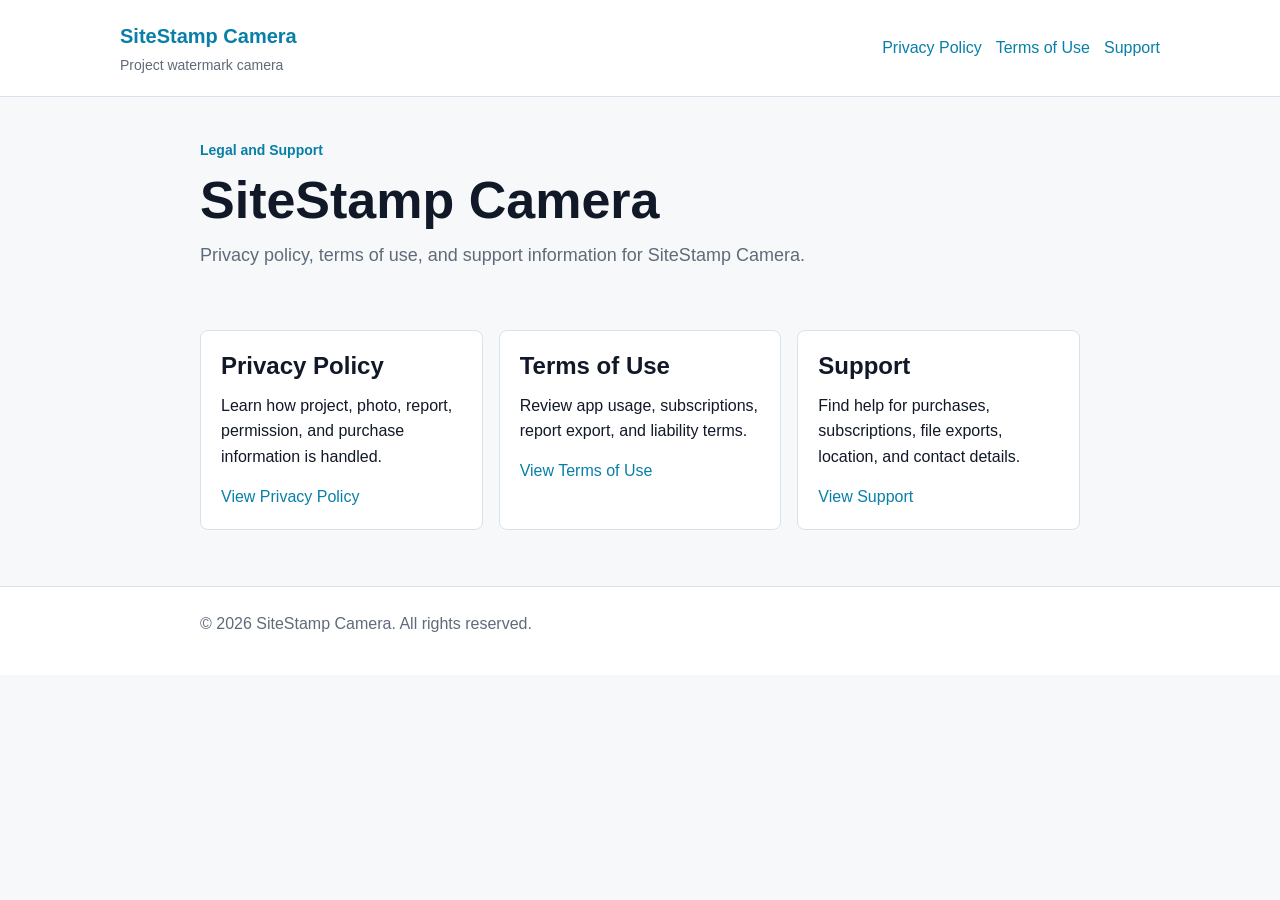
<file: index.html>
<!doctype html>
<html lang="en">
  <head>
    <meta charset="utf-8">
    <meta name="viewport" content="width=device-width, initial-scale=1">
    <title>SiteStamp Camera</title>
    <meta name="description" content="Privacy policy, terms of use, and support information for SiteStamp Camera.">
    <link rel="stylesheet" href="styles.css">
  </head>
  <body>
    <header class="site-header">
      <nav class="nav" aria-label="Main navigation">
        <a class="brand" href="index.html">
          <strong>SiteStamp Camera</strong>
          <span>Project watermark camera</span>
        </a>
        <div class="nav-links">
          <a href="privacy.html">Privacy Policy</a>
          <a href="terms.html">Terms of Use</a>
          <a href="support.html">Support</a>
        </div>
      </nav>
    </header>

    <main class="container">
      <section class="hero">
        <p class="eyebrow">Legal and Support</p>
        <h1>SiteStamp Camera</h1>
        <p class="lead">Privacy policy, terms of use, and support information for SiteStamp Camera.</p>
      </section>

      <section class="card-grid" aria-label="Legal pages">
        <article class="card">
          <h2>Privacy Policy</h2>
          <p>Learn how project, photo, report, permission, and purchase information is handled.</p>
          <a href="privacy.html">View Privacy Policy</a>
        </article>
        <article class="card">
          <h2>Terms of Use</h2>
          <p>Review app usage, subscriptions, report export, and liability terms.</p>
          <a href="terms.html">View Terms of Use</a>
        </article>
        <article class="card">
          <h2>Support</h2>
          <p>Find help for purchases, subscriptions, file exports, location, and contact details.</p>
          <a href="support.html">View Support</a>
        </article>
      </section>
    </main>

    <footer class="site-footer">
      <div class="container">
        <p>© 2026 SiteStamp Camera. All rights reserved.</p>
      </div>
    </footer>
  </body>
</html>
</file>
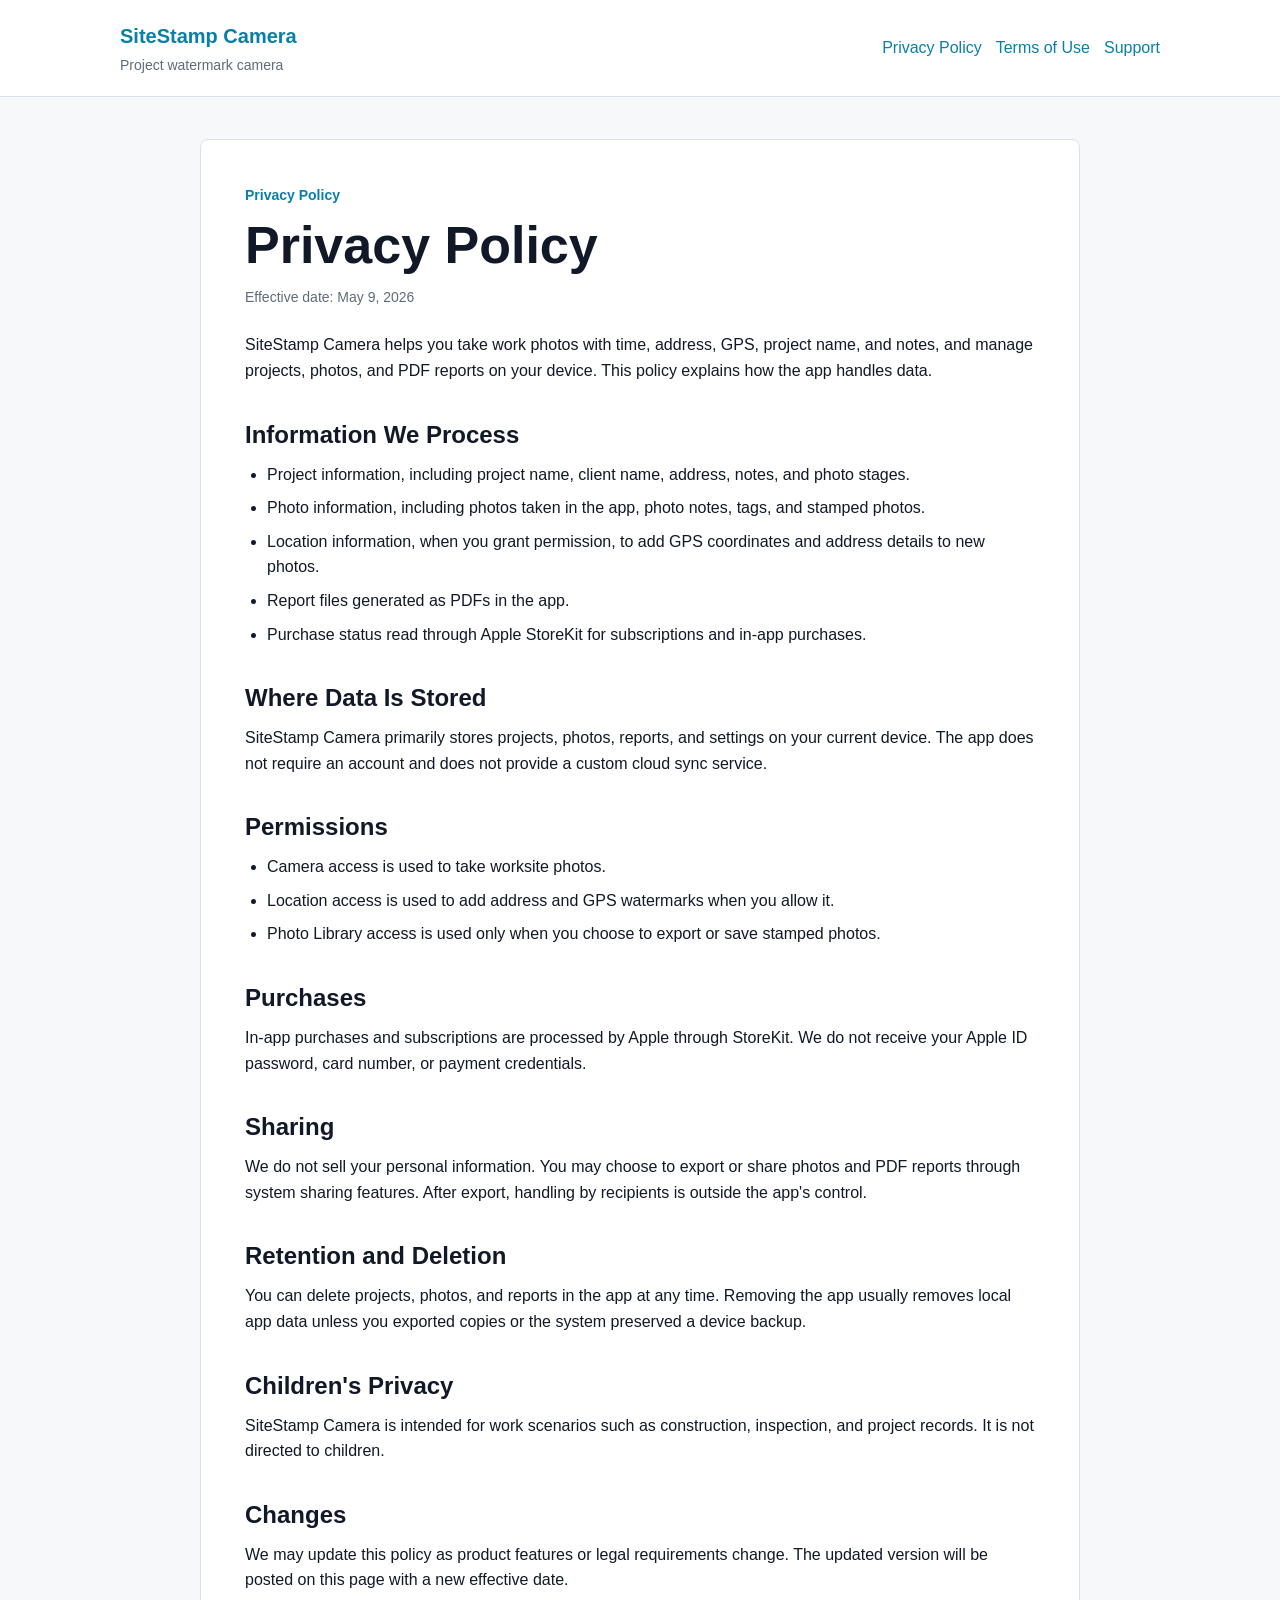
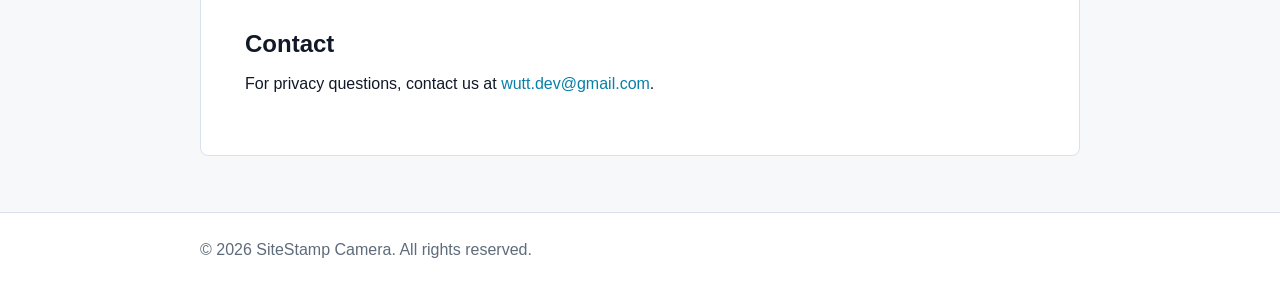
<file: privacy.html>
<!doctype html>
<html lang="en">
  <head>
    <meta charset="utf-8">
    <meta name="viewport" content="width=device-width, initial-scale=1">
    <title>Privacy Policy | SiteStamp Camera</title>
    <meta name="description" content="Privacy Policy for SiteStamp Camera.">
    <link rel="stylesheet" href="styles.css">
  </head>
  <body>
    <header class="site-header">
      <nav class="nav" aria-label="Main navigation">
        <a class="brand" href="index.html">
          <strong>SiteStamp Camera</strong>
          <span>Project watermark camera</span>
        </a>
        <div class="nav-links">
          <a href="privacy.html">Privacy Policy</a>
          <a href="terms.html">Terms of Use</a>
          <a href="support.html">Support</a>
        </div>
      </nav>
    </header>

    <main class="container">
      <article class="document">
        <p class="eyebrow">Privacy Policy</p>
        <h1>Privacy Policy</h1>
        <p class="meta">Effective date: May 9, 2026</p>

        <p>SiteStamp Camera helps you take work photos with time, address, GPS, project name, and notes, and manage projects, photos, and PDF reports on your device. This policy explains how the app handles data.</p>

        <h2>Information We Process</h2>
        <ul>
          <li>Project information, including project name, client name, address, notes, and photo stages.</li>
          <li>Photo information, including photos taken in the app, photo notes, tags, and stamped photos.</li>
          <li>Location information, when you grant permission, to add GPS coordinates and address details to new photos.</li>
          <li>Report files generated as PDFs in the app.</li>
          <li>Purchase status read through Apple StoreKit for subscriptions and in-app purchases.</li>
        </ul>

        <h2>Where Data Is Stored</h2>
        <p>SiteStamp Camera primarily stores projects, photos, reports, and settings on your current device. The app does not require an account and does not provide a custom cloud sync service.</p>

        <h2>Permissions</h2>
        <ul>
          <li>Camera access is used to take worksite photos.</li>
          <li>Location access is used to add address and GPS watermarks when you allow it.</li>
          <li>Photo Library access is used only when you choose to export or save stamped photos.</li>
        </ul>

        <h2>Purchases</h2>
        <p>In-app purchases and subscriptions are processed by Apple through StoreKit. We do not receive your Apple ID password, card number, or payment credentials.</p>

        <h2>Sharing</h2>
        <p>We do not sell your personal information. You may choose to export or share photos and PDF reports through system sharing features. After export, handling by recipients is outside the app's control.</p>

        <h2>Retention and Deletion</h2>
        <p>You can delete projects, photos, and reports in the app at any time. Removing the app usually removes local app data unless you exported copies or the system preserved a device backup.</p>

        <h2>Children's Privacy</h2>
        <p>SiteStamp Camera is intended for work scenarios such as construction, inspection, and project records. It is not directed to children.</p>

        <h2>Changes</h2>
        <p>We may update this policy as product features or legal requirements change. The updated version will be posted on this page with a new effective date.</p>

        <h2>Contact</h2>
        <p>For privacy questions, contact us at <a href="mailto:wutt.dev@gmail.com">wutt.dev@gmail.com</a>.</p>
      </article>
    </main>

    <footer class="site-footer">
      <div class="container">
        <p>© 2026 SiteStamp Camera. All rights reserved.</p>
      </div>
    </footer>
  </body>
</html>
</file>
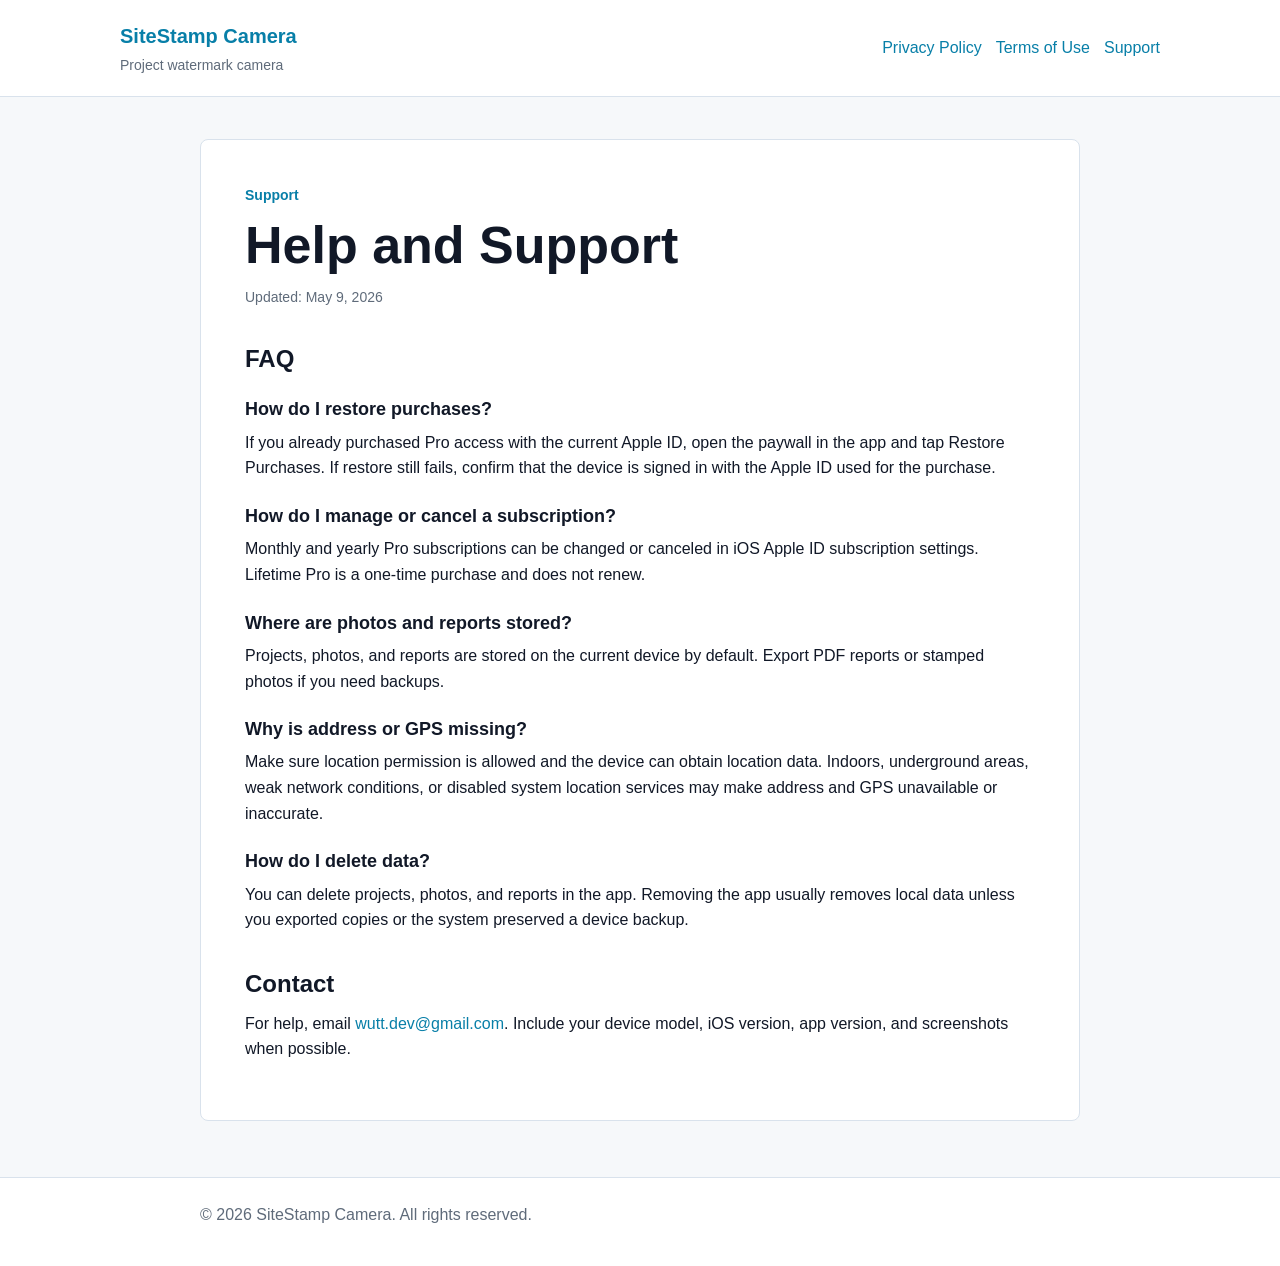
<file: support.html>
<!doctype html>
<html lang="en">
  <head>
    <meta charset="utf-8">
    <meta name="viewport" content="width=device-width, initial-scale=1">
    <title>Support | SiteStamp Camera</title>
    <meta name="description" content="Help and support for SiteStamp Camera.">
    <link rel="stylesheet" href="styles.css">
  </head>
  <body>
    <header class="site-header">
      <nav class="nav" aria-label="Main navigation">
        <a class="brand" href="index.html">
          <strong>SiteStamp Camera</strong>
          <span>Project watermark camera</span>
        </a>
        <div class="nav-links">
          <a href="privacy.html">Privacy Policy</a>
          <a href="terms.html">Terms of Use</a>
          <a href="support.html">Support</a>
        </div>
      </nav>
    </header>

    <main class="container">
      <article class="document">
        <p class="eyebrow">Support</p>
        <h1>Help and Support</h1>
        <p class="meta">Updated: May 9, 2026</p>

        <h2>FAQ</h2>
        <h3>How do I restore purchases?</h3>
        <p>If you already purchased Pro access with the current Apple ID, open the paywall in the app and tap Restore Purchases. If restore still fails, confirm that the device is signed in with the Apple ID used for the purchase.</p>

        <h3>How do I manage or cancel a subscription?</h3>
        <p>Monthly and yearly Pro subscriptions can be changed or canceled in iOS Apple ID subscription settings. Lifetime Pro is a one-time purchase and does not renew.</p>

        <h3>Where are photos and reports stored?</h3>
        <p>Projects, photos, and reports are stored on the current device by default. Export PDF reports or stamped photos if you need backups.</p>

        <h3>Why is address or GPS missing?</h3>
        <p>Make sure location permission is allowed and the device can obtain location data. Indoors, underground areas, weak network conditions, or disabled system location services may make address and GPS unavailable or inaccurate.</p>

        <h3>How do I delete data?</h3>
        <p>You can delete projects, photos, and reports in the app. Removing the app usually removes local data unless you exported copies or the system preserved a device backup.</p>

        <h2>Contact</h2>
        <p>For help, email <a href="mailto:wutt.dev@gmail.com">wutt.dev@gmail.com</a>. Include your device model, iOS version, app version, and screenshots when possible.</p>
      </article>
    </main>

    <footer class="site-footer">
      <div class="container">
        <p>© 2026 SiteStamp Camera. All rights reserved.</p>
      </div>
    </footer>
  </body>
</html>
</file>
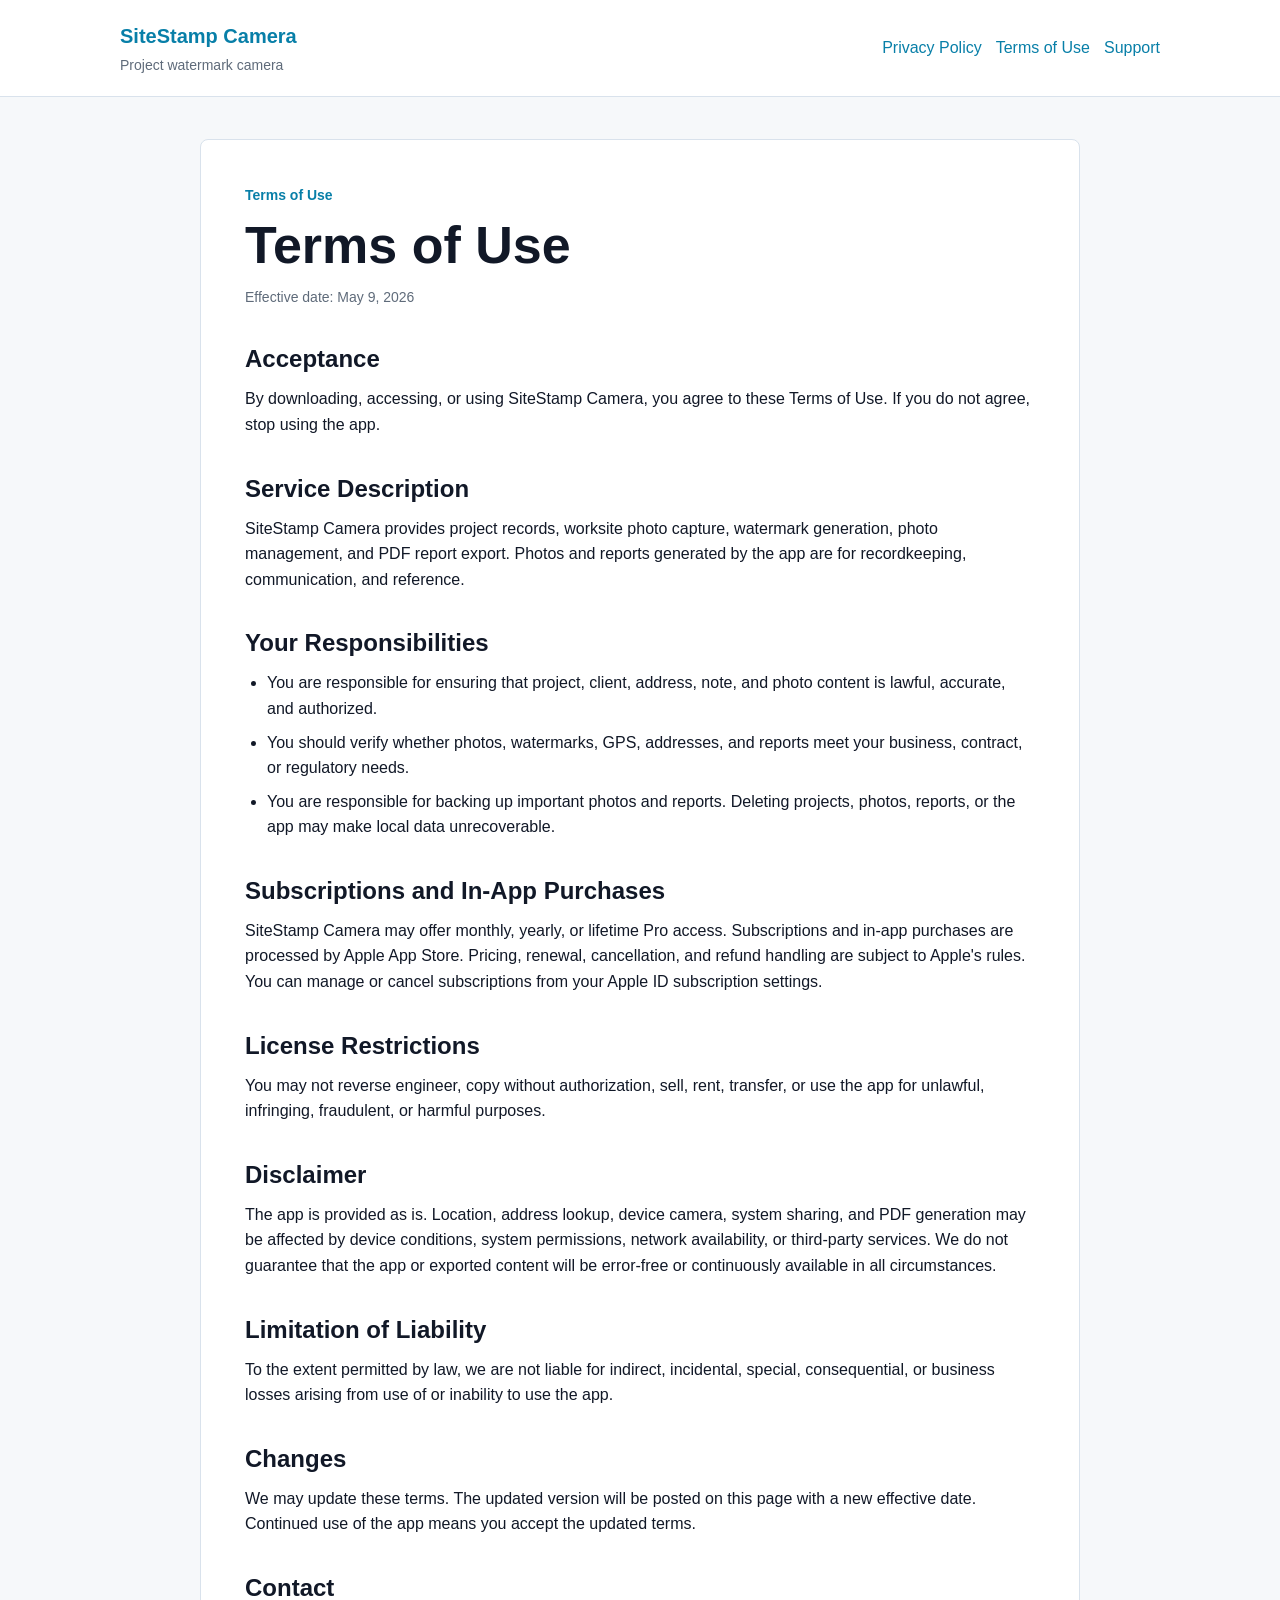
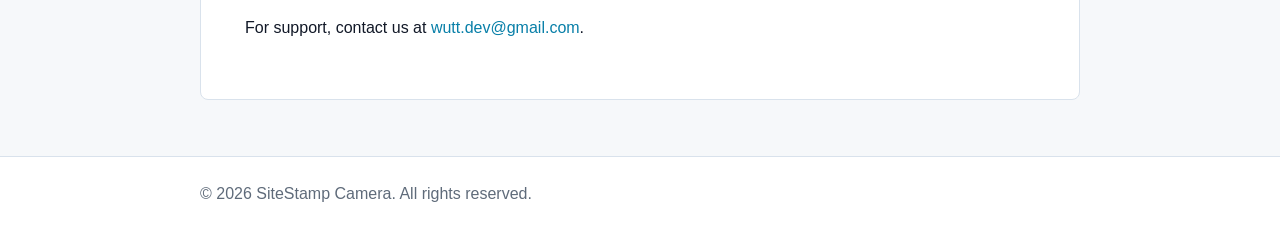
<file: terms.html>
<!doctype html>
<html lang="en">
  <head>
    <meta charset="utf-8">
    <meta name="viewport" content="width=device-width, initial-scale=1">
    <title>Terms of Use | SiteStamp Camera</title>
    <meta name="description" content="Terms of Use for SiteStamp Camera.">
    <link rel="stylesheet" href="styles.css">
  </head>
  <body>
    <header class="site-header">
      <nav class="nav" aria-label="Main navigation">
        <a class="brand" href="index.html">
          <strong>SiteStamp Camera</strong>
          <span>Project watermark camera</span>
        </a>
        <div class="nav-links">
          <a href="privacy.html">Privacy Policy</a>
          <a href="terms.html">Terms of Use</a>
          <a href="support.html">Support</a>
        </div>
      </nav>
    </header>

    <main class="container">
      <article class="document">
        <p class="eyebrow">Terms of Use</p>
        <h1>Terms of Use</h1>
        <p class="meta">Effective date: May 9, 2026</p>

        <h2>Acceptance</h2>
        <p>By downloading, accessing, or using SiteStamp Camera, you agree to these Terms of Use. If you do not agree, stop using the app.</p>

        <h2>Service Description</h2>
        <p>SiteStamp Camera provides project records, worksite photo capture, watermark generation, photo management, and PDF report export. Photos and reports generated by the app are for recordkeeping, communication, and reference.</p>

        <h2>Your Responsibilities</h2>
        <ul>
          <li>You are responsible for ensuring that project, client, address, note, and photo content is lawful, accurate, and authorized.</li>
          <li>You should verify whether photos, watermarks, GPS, addresses, and reports meet your business, contract, or regulatory needs.</li>
          <li>You are responsible for backing up important photos and reports. Deleting projects, photos, reports, or the app may make local data unrecoverable.</li>
        </ul>

        <h2>Subscriptions and In-App Purchases</h2>
        <p>SiteStamp Camera may offer monthly, yearly, or lifetime Pro access. Subscriptions and in-app purchases are processed by Apple App Store. Pricing, renewal, cancellation, and refund handling are subject to Apple's rules. You can manage or cancel subscriptions from your Apple ID subscription settings.</p>

        <h2>License Restrictions</h2>
        <p>You may not reverse engineer, copy without authorization, sell, rent, transfer, or use the app for unlawful, infringing, fraudulent, or harmful purposes.</p>

        <h2>Disclaimer</h2>
        <p>The app is provided as is. Location, address lookup, device camera, system sharing, and PDF generation may be affected by device conditions, system permissions, network availability, or third-party services. We do not guarantee that the app or exported content will be error-free or continuously available in all circumstances.</p>

        <h2>Limitation of Liability</h2>
        <p>To the extent permitted by law, we are not liable for indirect, incidental, special, consequential, or business losses arising from use of or inability to use the app.</p>

        <h2>Changes</h2>
        <p>We may update these terms. The updated version will be posted on this page with a new effective date. Continued use of the app means you accept the updated terms.</p>

        <h2>Contact</h2>
        <p>For support, contact us at <a href="mailto:wutt.dev@gmail.com">wutt.dev@gmail.com</a>.</p>
      </article>
    </main>

    <footer class="site-footer">
      <div class="container">
        <p>© 2026 SiteStamp Camera. All rights reserved.</p>
      </div>
    </footer>
  </body>
</html>
</file>
<file: styles.css>
:root {
  color-scheme: light;
  --bg: #f6f8fa;
  --surface: #ffffff;
  --ink: #111827;
  --muted: #5f6b7a;
  --line: #d9e2ec;
  --accent: #087fa8;
  --accent-dark: #066383;
}

* {
  box-sizing: border-box;
}

html {
  font-family: -apple-system, BlinkMacSystemFont, "Segoe UI", sans-serif;
  line-height: 1.6;
  background: var(--bg);
  color: var(--ink);
}

body {
  margin: 0;
}

a {
  color: var(--accent);
  text-decoration: none;
}

a:hover {
  color: var(--accent-dark);
  text-decoration: underline;
}

.site-header {
  background: var(--surface);
  border-bottom: 1px solid var(--line);
}

.nav {
  width: min(1040px, calc(100% - 32px));
  margin: 0 auto;
  padding: 20px 0;
  display: flex;
  align-items: center;
  justify-content: space-between;
  gap: 16px;
}

.brand {
  display: grid;
  gap: 2px;
}

.brand strong {
  font-size: 20px;
  letter-spacing: 0;
}

.brand span {
  color: var(--muted);
  font-size: 14px;
}

.nav-links {
  display: flex;
  flex-wrap: wrap;
  gap: 14px;
  justify-content: flex-end;
}

.container {
  width: min(880px, calc(100% - 32px));
  margin: 0 auto;
  padding: 42px 0 56px;
}

.hero {
  padding: 0 0 22px;
}

.eyebrow {
  color: var(--accent);
  font-size: 14px;
  font-weight: 700;
  margin: 0 0 10px;
}

h1 {
  margin: 0 0 12px;
  font-size: clamp(32px, 5vw, 52px);
  line-height: 1.1;
  letter-spacing: 0;
}

h2 {
  margin: 36px 0 12px;
  font-size: 24px;
  line-height: 1.25;
  letter-spacing: 0;
}

h3 {
  margin: 24px 0 8px;
  font-size: 18px;
  line-height: 1.3;
  letter-spacing: 0;
}

p {
  margin: 0 0 14px;
}

ul {
  margin: 0 0 16px;
  padding-left: 22px;
}

li + li {
  margin-top: 8px;
}

.lead {
  font-size: 18px;
  color: var(--muted);
  max-width: 720px;
}

.card-grid {
  display: grid;
  grid-template-columns: repeat(3, minmax(0, 1fr));
  gap: 16px;
  margin-top: 24px;
}

.card {
  background: var(--surface);
  border: 1px solid var(--line);
  border-radius: 8px;
  padding: 20px;
}

.card h2,
.card h3 {
  margin-top: 0;
}

.document {
  background: var(--surface);
  border: 1px solid var(--line);
  border-radius: 8px;
  padding: clamp(22px, 5vw, 44px);
}

.meta {
  color: var(--muted);
  font-size: 14px;
  margin-bottom: 24px;
}

.notice {
  background: #edf8fb;
  border: 1px solid #b9e2ee;
  border-radius: 8px;
  padding: 14px 16px;
  color: #134e63;
  margin: 22px 0;
}

.site-footer {
  border-top: 1px solid var(--line);
  color: var(--muted);
  padding: 24px 0;
  background: var(--surface);
}

.site-footer .container {
  padding: 0;
}

@media (max-width: 720px) {
  .nav {
    align-items: flex-start;
    flex-direction: column;
  }

  .nav-links {
    justify-content: flex-start;
  }

  .card-grid {
    grid-template-columns: 1fr;
  }
}
</file>
